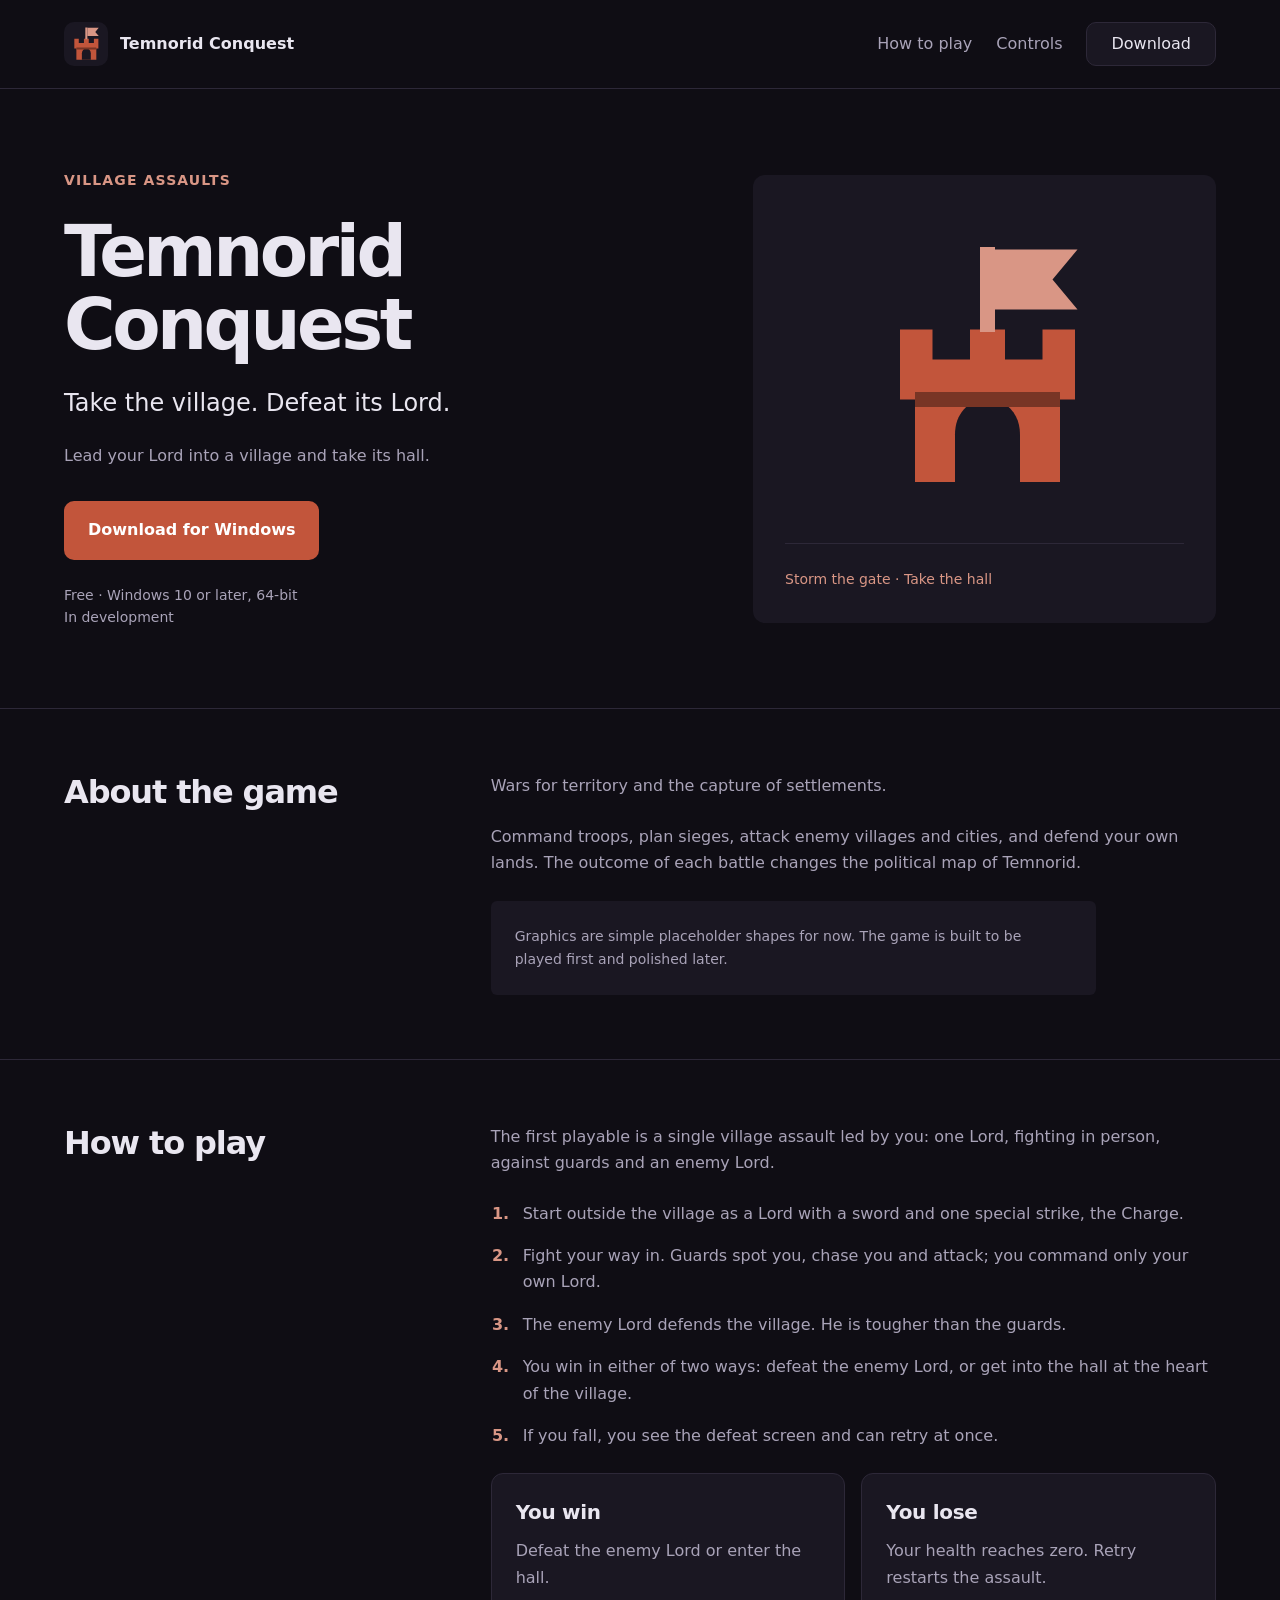
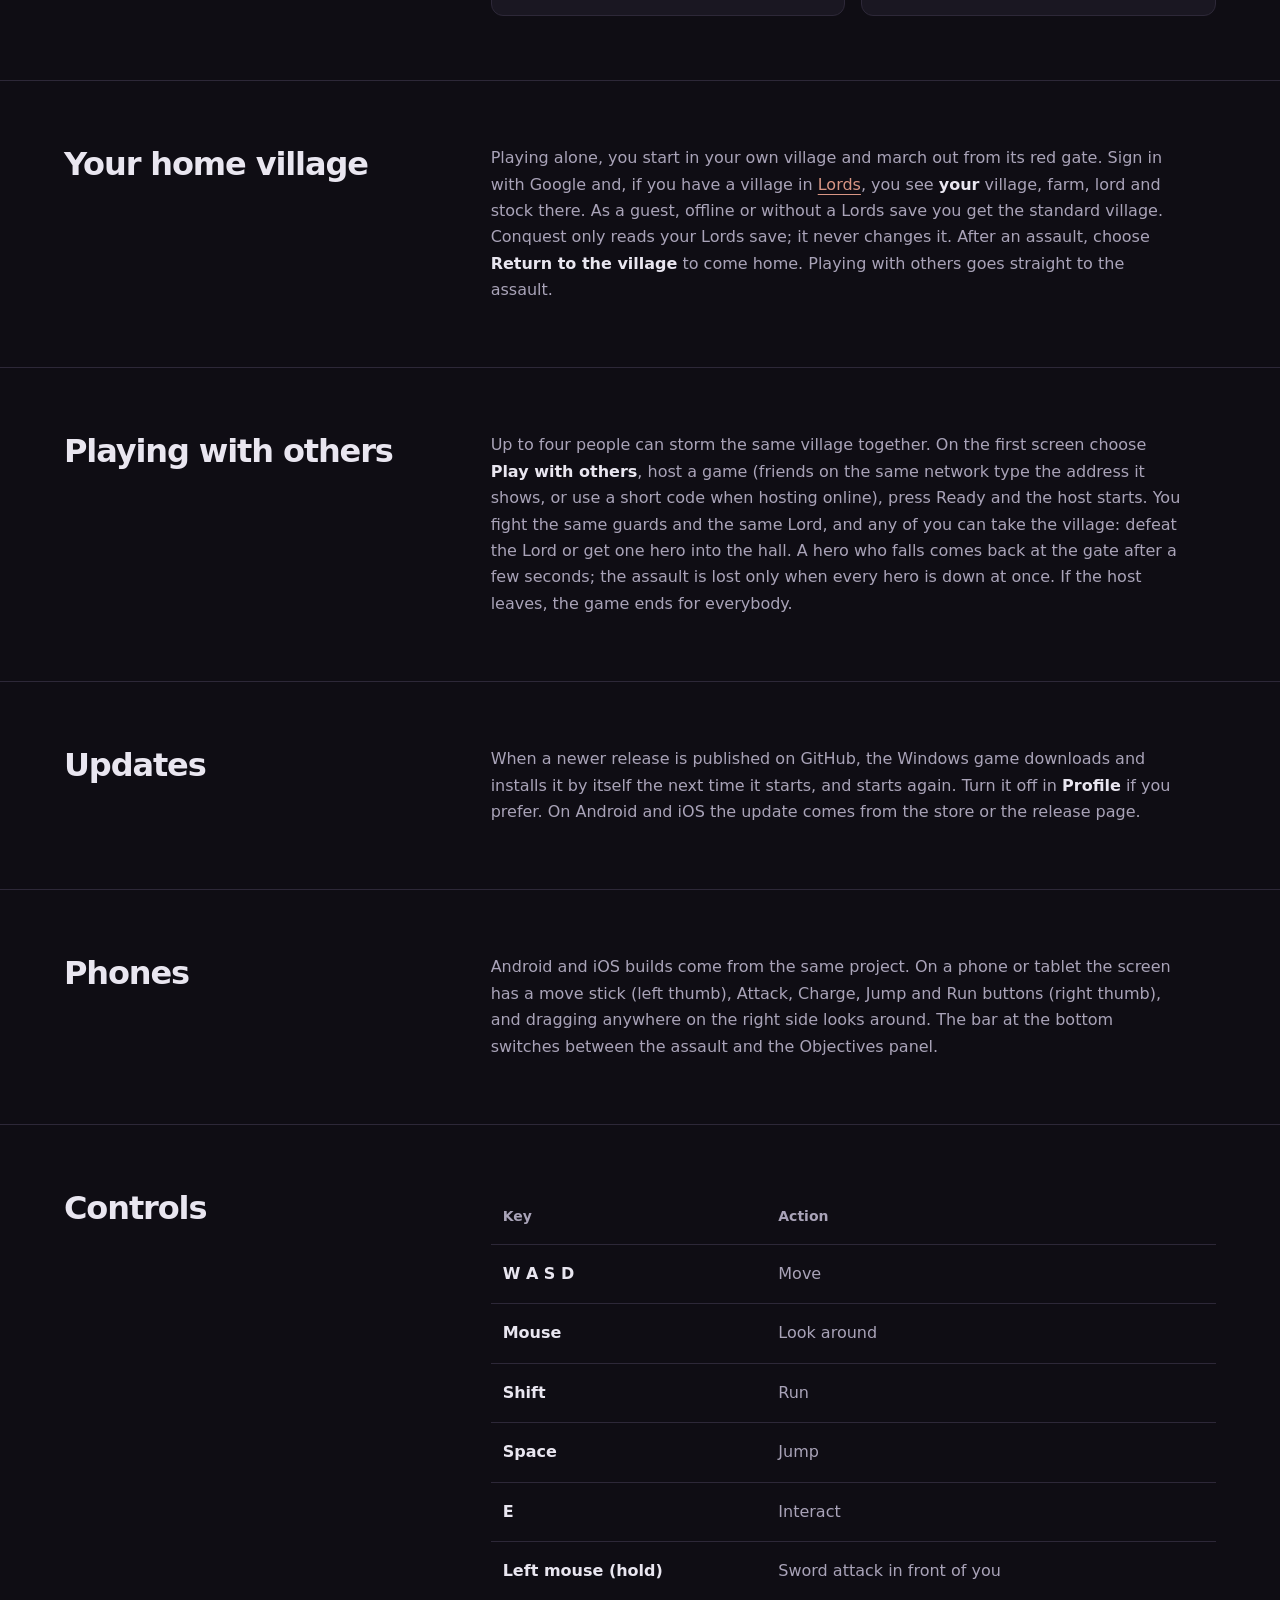
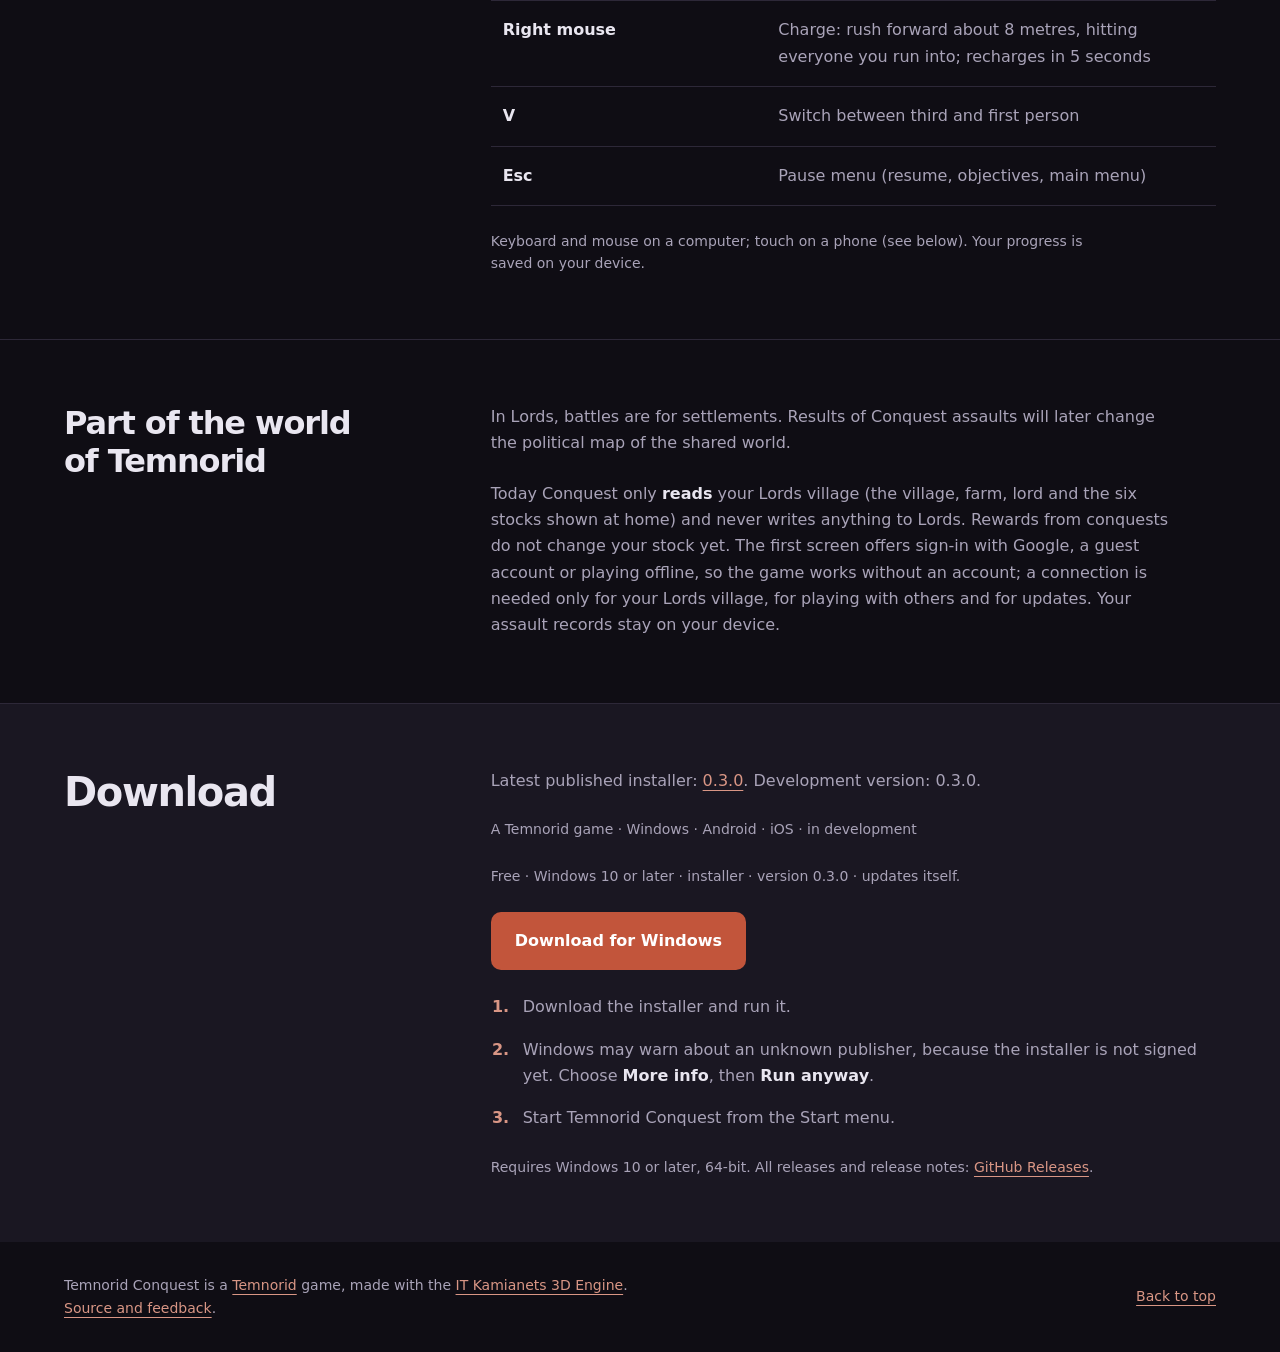
<file: docs/index.html>
<!doctype html>
<html lang="en">
<head>
	<meta charset="utf-8">
	<meta name="viewport" content="width=device-width, initial-scale=1">
	<title>Temnorid Conquest</title>
	<meta name="description" content="Storm a defended village in Temnorid Conquest. Fight as a Lord, defeat the enemy Lord or enter the hall, alone or with up to three friends.">
	<link rel="canonical" href="https://conquest.temnorid.com/">
	<link rel="icon" href="/favicon.ico" sizes="16x16 32x32 48x48">
	<link rel="icon" type="image/png" href="/favicon.png" sizes="48x48">
	<link rel="icon" type="image/svg+xml" href="/favicon.svg" sizes="any">
	<link rel="apple-touch-icon" href="/apple-touch-icon.png" sizes="180x180">
	<meta property="og:type" content="website">
	<meta property="og:site_name" content="Temnorid Conquest">
	<meta property="og:title" content="Temnorid Conquest">
	<meta property="og:description" content="Storm a defended village in Temnorid Conquest. Fight as a Lord, defeat the enemy Lord or enter the hall, alone or with up to three friends.">
	<meta property="og:url" content="https://conquest.temnorid.com/">
	<meta property="og:locale" content="en_US">
	<meta property="og:image" content="https://conquest.temnorid.com/seo-image.png">
	<meta property="og:image:type" content="image/png">
	<meta property="og:image:width" content="1200">
	<meta property="og:image:height" content="630">
	<meta property="og:image:alt" content="Temnorid Conquest — Storm the gate · Take the hall">
	<meta name="twitter:card" content="summary_large_image">
	<meta name="twitter:title" content="Temnorid Conquest">
	<meta name="twitter:description" content="Storm a defended village in Temnorid Conquest. Fight as a Lord, defeat the enemy Lord or enter the hall, alone or with up to three friends.">
	<meta name="twitter:image" content="https://conquest.temnorid.com/seo-image.png">
	<meta name="twitter:image:alt" content="Temnorid Conquest — Storm the gate · Take the hall">
	<meta name="theme-color" content="#0f0d14">
	<script type="application/ld+json">
{
  "@context": "https://schema.org",
  "@graph": [
    {
      "@type": "WebSite",
      "@id": "https://conquest.temnorid.com/#website",
      "name": "Temnorid Conquest",
      "url": "https://conquest.temnorid.com/",
      "inLanguage": "en",
      "image": "https://conquest.temnorid.com/seo-image.png",
      "about": {
        "@id": "https://conquest.temnorid.com/#game"
      }
    },
    {
      "@type": "WebPage",
      "@id": "https://conquest.temnorid.com/#webpage",
      "name": "Temnorid Conquest",
      "url": "https://conquest.temnorid.com/",
      "description": "Storm a defended village in Temnorid Conquest. Fight as a Lord, defeat the enemy Lord or enter the hall, alone or with up to three friends.",
      "isPartOf": {
        "@id": "https://conquest.temnorid.com/#website"
      },
      "about": {
        "@id": "https://conquest.temnorid.com/#game"
      },
      "primaryImageOfPage": {
        "@type": "ImageObject",
        "url": "https://conquest.temnorid.com/seo-image.png",
        "width": 1200,
        "height": 630
      }
    },
    {
      "@type": "VideoGame",
      "@id": "https://conquest.temnorid.com/#game",
      "name": "Temnorid Conquest",
      "url": "https://conquest.temnorid.com/",
      "description": "Storm a defended village in Temnorid Conquest. Fight as a Lord, defeat the enemy Lord or enter the hall, alone or with up to three friends.",
      "image": "https://conquest.temnorid.com/seo-image.png",
      "thumbnailUrl": "https://conquest.temnorid.com/logo.png",
      "genre": "Action strategy",
      "gamePlatform": "Windows",
      "operatingSystem": "Windows 10 or later, 64-bit",
      "softwareVersion": "0.3.0",
      "downloadUrl": "https://github.com/WebArtWork/conquest.temnorid.com/releases/latest/download/Temnorid-Conquest-Setup.exe",
      "releaseNotes": "https://github.com/WebArtWork/conquest.temnorid.com/releases/tag/v0.3.0",
      "isAccessibleForFree": true,
      "inLanguage": "en",
      "publisher": {
        "@type": "Organization",
        "name": "Temnorid",
        "url": "https://temnorid.com/"
      }
    }
  ]
}
</script>
	<link rel="stylesheet" href="./site.css">
</head>
<body>
<a class="skip-link" href="#main">Skip to content</a>
	<header class="site">
		<div class="wrap">
			<a class="brand" href="./"><img src="./logo.svg" alt="" width="44" height="44">Temnorid Conquest</a>
			<nav aria-label="Main">
				<a href="#play">How to play</a>
				<a href="#controls">Controls</a>
				<a href="#download">Download</a>
			</nav>
		</div>
	</header>

	<main id="main" tabindex="-1">
		<div class="hero"><div class="wrap hero-grid"><div class="hero-copy">
				<p class="eyebrow">Village assaults</p>
				<h1>Temnorid Conquest</h1>
				<p class="tagline">Take the village. Defeat its Lord.</p>
				<p class="lead">Lead your Lord into a village and take its hall.</p>
				<a class="btn" href="https://github.com/WebArtWork/conquest.temnorid.com/releases/latest/download/Temnorid-Conquest-Setup.exe">Download for Windows</a>
				<p class="fine">Free · Windows 10 or later, 64-bit<br>In development</p>
			</div><figure class="brand-art"><img src="./logo.svg" alt="" width="1024" height="1024"><figcaption>Storm the gate · Take the hall</figcaption></figure></div></div>

		<section id="about" aria-labelledby="about-title"><div class="wrap section-grid"><div class="section-intro"><h2 id="about-title">About the game</h2></div><div class="section-body"><p>Wars for territory and the capture of settlements.</p>
				<p>Command troops, plan sieges, attack enemy villages and cities, and defend your own lands. The outcome of each battle changes the political map of Temnorid.</p>
				<p class="note">Graphics are simple placeholder shapes for now. The game is built to be played first and polished later.</p>
			</div></div></section>

		<section id="play" aria-labelledby="play-title"><div class="wrap section-grid"><div class="section-intro"><h2 id="play-title">How to play</h2></div><div class="section-body">
				<p>The first playable is a single village assault led by you: one Lord, fighting in person, against guards and an enemy Lord.</p>
				<ol>
					<li>Start outside the village as a Lord with a sword and one special strike, the Charge.</li>
					<li>Fight your way in. Guards spot you, chase you and attack; you command only your own Lord.</li>
					<li>The enemy Lord defends the village. He is tougher than the guards.</li>
					<li>You win in either of two ways: defeat the enemy Lord, or get into the hall at the heart of the village.</li>
					<li>If you fall, you see the defeat screen and can retry at once.</li>
				</ol>
				<div class="cards">
					<div class="card"><h3>You win</h3><p>Defeat the enemy Lord or enter the hall.</p></div>
					<div class="card"><h3>You lose</h3><p>Your health reaches zero. Retry restarts the assault.</p></div>
				</div>
			</div></div></section>

		<section id="village" aria-labelledby="village-title"><div class="wrap section-grid"><div class="section-intro"><h2 id="village-title">Your home village</h2></div><div class="section-body">
				<p>Playing alone, you start in your own village and march out from its red gate. Sign in with Google and, if you have a village in <a href="https://lords.temnorid.com">Lords</a>, you see <strong>your</strong> village, farm, lord and stock there. As a guest, offline or without a Lords save you get the standard village. Conquest only reads your Lords save; it never changes it. After an assault, choose <strong>Return to the village</strong> to come home. Playing with others goes straight to the assault.</p>
			</div></div></section>

		<section id="together" aria-labelledby="together-title"><div class="wrap section-grid"><div class="section-intro"><h2 id="together-title">Playing with others</h2></div><div class="section-body">
				<p>Up to four people can storm the same village together. On the first screen choose <strong>Play with others</strong>, host a game (friends on the same network type the address it shows, or use a short code when hosting online), press Ready and the host starts. You fight the same guards and the same Lord, and any of you can take the village: defeat the Lord or get one hero into the hall. A hero who falls comes back at the gate after a few seconds; the assault is lost only when every hero is down at once. If the host leaves, the game ends for everybody.</p>
			</div></div></section>

		<section id="updates" aria-labelledby="updates-title"><div class="wrap section-grid"><div class="section-intro"><h2 id="updates-title">Updates</h2></div><div class="section-body">
				<p>When a newer release is published on GitHub, the Windows game downloads and installs it by itself the next time it starts, and starts again. Turn it off in <strong>Profile</strong> if you prefer. On Android and iOS the update comes from the store or the release page.</p>
			</div></div></section>

		<section id="phones" aria-labelledby="phones-title"><div class="wrap section-grid"><div class="section-intro"><h2 id="phones-title">Phones</h2></div><div class="section-body">
				<p>Android and iOS builds come from the same project. On a phone or tablet the screen has a move stick (left thumb), Attack, Charge, Jump and Run buttons (right thumb), and dragging anywhere on the right side looks around. The bar at the bottom switches between the assault and the Objectives panel.</p>
			</div></div></section>

		<section id="controls" aria-labelledby="controls-title"><div class="wrap section-grid"><div class="section-intro"><h2 id="controls-title">Controls</h2></div><div class="section-body">
				<table>
					<thead><tr><th scope="col">Key</th><th scope="col">Action</th></tr></thead>
					<tbody>
						<tr><td>W A S D</td><td>Move</td></tr>
						<tr><td>Mouse</td><td>Look around</td></tr>
						<tr><td>Shift</td><td>Run</td></tr>
						<tr><td>Space</td><td>Jump</td></tr>
						<tr><td>E</td><td>Interact</td></tr>
						<tr><td>Left mouse (hold)</td><td>Sword attack in front of you</td></tr>
						<tr><td>Right mouse</td><td>Charge: rush forward about 8 metres, hitting everyone you run into; recharges in 5 seconds</td></tr><tr><td>V</td><td>Switch between third and first person</td></tr>
						<tr><td>Esc</td><td>Pause menu (resume, objectives, main menu)</td></tr>
					</tbody>
				</table>
				<p class="fine">Keyboard and mouse on a computer; touch on a phone (see below). Your progress is saved on your device.</p>
			</div></div></section>

		<section id="lords" aria-labelledby="lords-title"><div class="wrap section-grid"><div class="section-intro"><h2 id="lords-title">Part of the world of Temnorid</h2></div><div class="section-body">
				<p>In Lords, battles are for settlements. Results of Conquest assaults will later change the political map of the shared world.</p>
				<p>Today Conquest only <strong>reads</strong> your Lords village (the village, farm, lord and the six stocks shown at home) and never writes anything to Lords. Rewards from conquests do not change your stock yet. The first screen offers sign-in with Google, a guest account or playing offline, so the game works without an account; a connection is needed only for your Lords village, for playing with others and for updates. Your assault records stay on your device.</p>
			</div></div></section>

		<section id="download" aria-labelledby="download-title"><div class="wrap section-grid"><div class="section-intro"><h2 id="download-title">Download</h2></div><div class="section-body"><p class="release-status">Latest published installer: <a href="https://github.com/WebArtWork/conquest.temnorid.com/releases/tag/v0.3.0">0.3.0</a>. Development version: 0.3.0.</p><p class="release-meta">A Temnorid game · Windows · Android · iOS · in development</p><p class="fine">Free · Windows 10 or later · installer · version 0.3.0 · updates itself. </p>
				<p><a class="btn" href="https://github.com/WebArtWork/conquest.temnorid.com/releases/latest/download/Temnorid-Conquest-Setup.exe">Download for Windows</a></p>
				<ol>
					<li>Download the installer and run it.</li>
					<li>Windows may warn about an unknown publisher, because the installer is not signed yet. Choose <strong>More info</strong>, then <strong>Run anyway</strong>.</li>
					<li>Start Temnorid Conquest from the Start menu.</li>
				</ol>
				<p class="fine">Requires Windows 10 or later, 64-bit. All releases and release notes: <a href="https://github.com/WebArtWork/conquest.temnorid.com/releases">GitHub Releases</a>.</p>
			</div></div></section>
	</main>

	<footer>
		<div class="wrap">
			<p>Temnorid Conquest is a <a href="https://temnorid.com">Temnorid</a> game, made with the <a href="https://3d.itkamianets.com">IT Kamianets 3D Engine</a>. <a href="https://github.com/WebArtWork/conquest.temnorid.com">Source and feedback</a>.</p>
		<a class="back-top" href="#main">Back to top</a></div>
	</footer>
</body>
</html>
</file>
<file: docs/site.css>
:root { --accent: #c2553b; --bg: #0f0d14; --panel: #1a1722; --line: #2d2838; --text: #e9e6f0; --muted: #a9a3b8; --accent-soft: #d99685; --button-text: #ffffff; }

:root { color-scheme: dark; --radius: .75rem; }
* { box-sizing: border-box; }
html { scroll-padding-top: 7rem; }
body { margin: 0; background: var(--bg); color: var(--text); font: 1rem/1.65 system-ui,-apple-system,"Segoe UI",Roboto,sans-serif; }
a { color: var(--accent-soft); text-underline-offset: .25rem; }
a:hover { color: var(--text); }
:focus-visible { outline: .125rem solid var(--accent-soft); outline-offset: .25rem; }
::selection { background: var(--accent); color: var(--button-text); }
.wrap { width: min(100% - 3rem,72rem); margin-inline: auto; }
.skip-link { position: absolute; top: -6rem; left: 1.5rem; z-index: 4; background: var(--accent); color: var(--button-text); padding: .75rem 1.5rem; border-radius: .625rem; }
.skip-link:focus { top: 1rem; }
header.site { position: sticky; top: 0; z-index: 2; background: var(--bg); border-bottom: .0625rem solid var(--line); }
header.site .wrap { display: flex; align-items: center; justify-content: space-between; min-height: 5.5rem; gap: 1.5rem; }
.brand { display: inline-flex; align-items: center; gap: .75rem; font-weight: 700; text-decoration: none; color: var(--text); min-height: 2.75rem; }
.brand img { width: 2.75rem; height: 2.75rem; border-radius: .625rem; flex: none; }
nav { display: flex; align-items: center; gap: 1.5rem; }
nav a { display: inline-flex; align-items: center; justify-content: center; min-height: 2.75rem; text-decoration: none; color: var(--muted); }
nav a:last-child { border: .0625rem solid var(--line); border-radius: .625rem; background: var(--panel); color: var(--text); padding-inline: 1.5rem; }
nav a:last-child:hover { border-color: var(--accent); }
h1,h2,h3,p,figure { margin: 0; }
h1,h2,h3 { text-wrap: balance; }
.hero { padding-block: 5rem; }
.hero-grid { display: grid; grid-template-columns: minmax(0,1.35fr) minmax(0,1fr); align-items: center; gap: 4rem; }
.eyebrow { color: var(--accent-soft); font-size: .875rem; font-weight: 600; letter-spacing: .08em; text-transform: uppercase; margin-bottom: 1.5rem; }
h1 { font-size: clamp(3rem,5.5vw,5rem); line-height: 1.04; letter-spacing: -.05em; font-weight: 700; }
.tagline { font-size: 1.5rem; line-height: 1.35; margin-top: 1.5rem; max-width: 30ch; }
.lead { color: var(--muted); max-width: 48ch; margin-top: 1.5rem; }
.hero .btn { margin-top: 2rem; }
.btn { display: inline-flex; align-items: center; justify-content: center; min-height: 3.5rem; padding: 1rem 1.5rem; border-radius: .625rem; background: var(--accent); color: var(--button-text); font-weight: 700; text-decoration: none; text-align: center; max-width: 100%; overflow-wrap: anywhere; }
.btn:hover { background: var(--accent-soft); color: var(--bg); }
.fine { font-size: .875rem; color: var(--muted); line-height: 1.6; }
.hero .fine { margin-top: 1.5rem; }
.brand-art { background: var(--panel); padding: 2rem; border-radius: var(--radius); }
.brand-art img { display: block; width: 100%; max-width: 20rem; height: auto; margin-inline: auto; }
.brand-art figcaption { font-size: .875rem; color: var(--accent-soft); border-top: .0625rem solid var(--line); padding-top: 1.5rem; margin-top: 1rem; }
section { padding-block: 4rem; border-top: .0625rem solid var(--line); }
.section-grid { display: grid; grid-template-columns: minmax(0,1fr) minmax(0,2fr); gap: 4rem; align-items: start; }
h2 { font-size: 2rem; line-height: 1.2; letter-spacing: -.035em; }
h3 { font-size: 1.25rem; line-height: 1.4; font-weight: 600; letter-spacing: -.015em; }
.section-body { min-width: 0; }
.section-body > * + * { margin-top: 1.5rem; }
.section-body > h3 { margin-top: 2rem; }
.section-body p { max-width: 68ch; color: var(--muted); }
.section-body strong { color: var(--text); font-weight: 600; }
ol,ul { padding-left: 1.5rem; margin: 0; color: var(--muted); }
li { padding-left: .25rem; margin-bottom: .75rem; }
li::marker { color: var(--accent-soft); font-weight: 600; }
ol li { padding-left: .5rem; margin-bottom: 1rem; }
.cards { display: grid; grid-template-columns: repeat(auto-fit,minmax(min(100%,15rem),1fr)); gap: 1rem; }
.card { display: flex; flex-direction: column; padding: 1.5rem; background: var(--panel); border: .0625rem solid var(--line); border-radius: var(--radius); }
.card p { flex: 1; margin-top: .75rem; }
.note { background: var(--panel); padding: 1.5rem; border-radius: .375rem; font-size: .875rem; }
table { width: 100%; border-collapse: collapse; text-align: left; }
caption { color: var(--muted); font-size: .875rem; text-align: left; margin-bottom: 1rem; }
th,td { padding: 1rem .75rem; border-bottom: .0625rem solid var(--line); vertical-align: top; overflow-wrap: anywhere; }
thead th { color: var(--muted); font-weight: 600; font-size: .875rem; }
td { color: var(--muted); }
td:first-child { color: var(--text); font-weight: 600; width: 38%; }
.shot { background: var(--panel); padding: 1.5rem; border-radius: var(--radius); color: var(--muted); font-size: .875rem; }
.release-meta { color: var(--accent-soft); font-size: .875rem; }
#download { background: var(--panel); }
#download .section-intro h2 { font-size: 2.5rem; }
footer { color: var(--muted); font-size: .875rem; padding-block: 2rem; }
footer .wrap { display: flex; flex-wrap: wrap; justify-content: space-between; align-items: start; gap: 1.5rem; }
footer p { max-width: 68ch; }
.back-top { display: inline-flex; align-items: center; min-height: 2.75rem; }
@media (max-width:900px) { .hero-grid,.section-grid { gap: 2rem; } .brand-art { padding: 1.5rem; } nav { gap: 1rem; } }
@media (max-width:700px) {
 html { scroll-padding-top: 1.5rem; }
 header.site { position: relative; }
 header.site .wrap { flex-wrap: wrap; gap: 0; padding-top: 1rem; }
 .brand { padding-bottom: .75rem; }
 nav { width: 100%; flex-wrap: wrap; justify-content: space-between; gap: .5rem; border-top: .0625rem solid var(--line); padding-block: .5rem; }
 nav a { flex: 1; padding-inline: .25rem; text-align: center; }
 nav:has(a:nth-child(4)) { display: grid; grid-template-columns: repeat(2,minmax(0,1fr)); gap: .25rem .75rem; }
 nav a:last-child { padding-inline: .75rem; }
 .hero { padding-block: 3rem; }
 .hero-grid,.section-grid { grid-template-columns: minmax(0,1fr); gap: 2rem; }
 h1 { font-size: clamp(2.75rem,11vw,4rem); }
 .hero .btn { display: flex; width: 100%; }
 .brand-art img { max-width: 12rem; }
 section { padding-block: 3rem; }
 .cards { grid-template-columns: minmax(0,1fr); }
 th,td { padding: .75rem .5rem; }
 footer .wrap { flex-direction: column; }
}
@media (prefers-reduced-motion:no-preference) { html { scroll-behavior: smooth; } }
</file>
